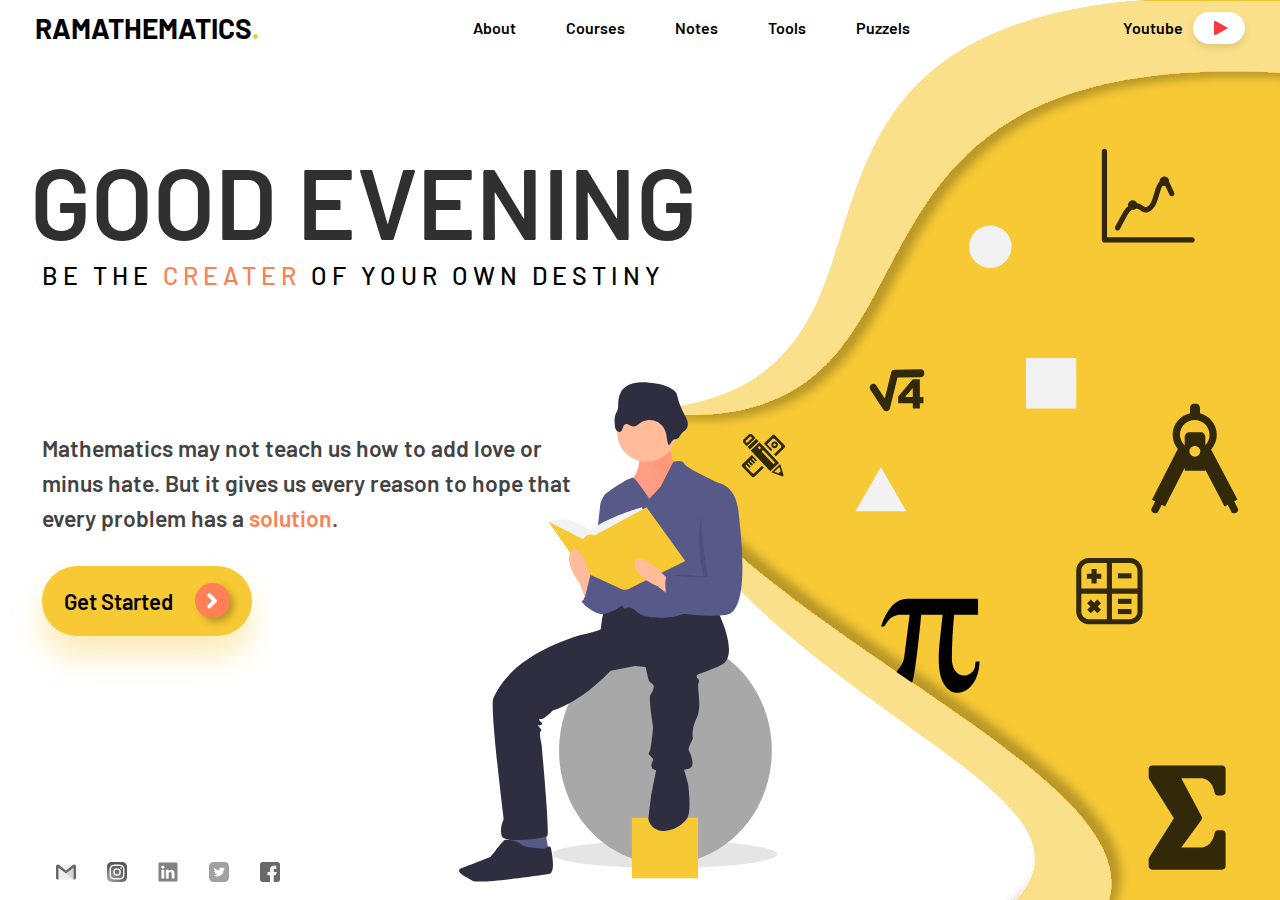
<file: index.html>
<!DOCTYPE html>
<html lang="en">
	<head>
		<meta charset="UTF-8" />
		<meta http-equiv="X-UA-Compatible" content="IE=edge" />
		<meta name="viewport" content="width=device-width, initial-scale=1.0" />
		<meta name="theme-color" content="#f7c935" />
		<link rel="stylesheet" href="css/navigation.css" />
		<link rel="stylesheet" href="css/style.css" />
		<link rel="icon" href="img/favicon.svg" type="image/x-icon" />
		<title>Ramathematics</title>
	</head>
	<body>
		<nav>
			<input type="checkbox" name="side-menu" id="side" />
			<label for="side" class="menu-btn" onclick="changeImage()"
				><img src="img/plus.svg" id="playbutton" alt="Play"
			/></label>

			<div class="logo">
				<a href="index.html"
					><span class="hover-me">RAM</span>ATHEMATICS<span
						style="color: #f7c935"
						>.</span
					>
				</a>
			</div>

			<div class="menu">
				<ul>
					<li><a href="about.html">About</a></li>
					<li><a href="courses.html">Courses</a></li>
					<li><a href="notes.html">Notes</a></li>
					<li><a href="#">Tools</a></li>
					<li><a href="#">Puzzels</a></li>
					<li id="menu-social">
						<a href="mailto: ramaths000@gmail.com"
							><img src="img/gmail.svg" height="16px" alt="Email"
						/></a>
						<a
							href="https://www.instagram.com/acharya_vijay_dwivedi_26_01/"
							target="_blank"
							><img src="img/instagram.svg" height="16px" alt="Instagram"
						/></a>
						<a
							href="https://www.linkedin.com/in/vijay-dwivedi-0b941a230/"
							target="_blank"
							><img src="img/linkedin.svg" height="16px" alt="Linkedin"
						/></a>
						<a href="https://twitter.com/AVijayand" target="_blank"
							><img src="img/twitter.svg" height="16px" alt="twitter"
						/></a>
						<a
							href="https://www.facebook.com/people/Pooja-Vijay/100069193790117/"
							target="_blank"
							><img src="img/facebook.svg" height="16px" alt="facebook"
						/></a>
					</li>
					<li class="copyright">Copyright &copy; 2022 All Rights Reserved</li>
				</ul>
			</div>

			<div class="yt">
				<a href="https://www.youtube.com/c/RAMATHEMATICS" target="_blank">
					<div class="yt-text">Youtube</div>
					<div class="yt-btn">
						<div class="arrow-right"></div>
					</div>
				</a>
			</div>
		</nav>
		<section class="bg">
			<img class="bg-img" src="img/background.svg" alt="Background" />
		</section>
		<div class="content">
			<div class="box-1">
				<div class="greet" id="greet-me"></div>
				<div class="tag-line">
					BE THE
					<a
						title="Created by Yash Thakur"
						href="https://github.com/Yash15o2"
						target="_blank"
						style="color: #ff7f56; text-decoration: none"
						>CREATER</a
					>
					OF YOUR OWN DESTINY
				</div>
			</div>
			<div class="box-2">
				<div class="quote">
					Mathematics may not teach us how to add love or minus hate. But it
					gives us every reason to hope that every problem has a
					<span style="color: #ff7f56">solution</span>.
				</div>
				<button
					class="start-btn"
					type="button"
					onclick="window.location.href = 'courses.html';"
				>
					<div class="btn-text">Get Started</div>
					<div class="arrow"><img src="img/arrow.svg" alt="Start" /></div>
				</button>
			</div>

			<div class="social-container">
				<div class="social">
					<a href="mailto: ramaths000@gmail.com"
						><img src="img/gmail.svg" height="20px" alt="Email"
					/></a>
					<a
						href="https://www.instagram.com/acharya_vijay_dwivedi_26_01/"
						target="_blank"
						><img src="img/instagram.svg" height="20px" alt="Instagram"
					/></a>
					<a
						href="https://www.linkedin.com/in/vijay-dwivedi-0b941a230/"
						target="_blank"
						><img src="img/linkedin.svg" height="20px" alt="Linkdin"
					/></a>
					<a href="https://twitter.com/AVijayand" target="_blank"
						><img src="img/twitter.svg" height="20px" alt="twitter"
					/></a>
					<a
						href="https://www.facebook.com/people/Pooja-Vijay/100069193790117/"
						target="_blank"
						><img src="img/facebook.svg" height="20px" alt="facebook"
					/></a>
				</div>
			</div>
		</div>
		<script type="text/javascript" src="js/script.js"></script>
	</body>
</html>
</file>
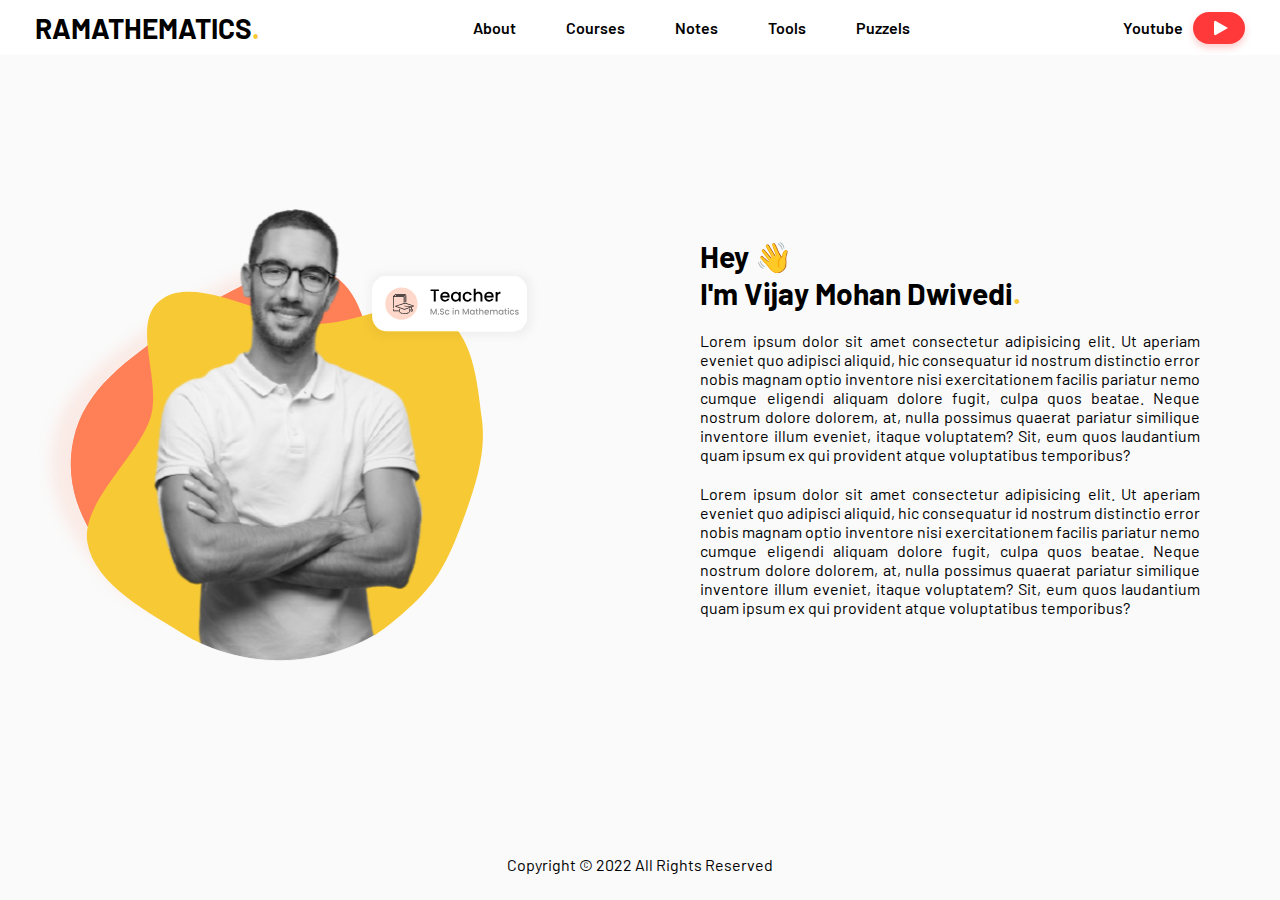
<file: about.html>
<!DOCTYPE html>
<html lang="en">
	<head>
		<meta charset="UTF-8" />
		<meta http-equiv="X-UA-Compatible" content="IE=edge" />
		<meta name="viewport" content="width=device-width, initial-scale=1.0" />
		<meta name="theme-color" content="#f7c935" />

		<link rel="stylesheet" href="css/navigation.css" />
		<link rel="stylesheet" href="css/style.css" />
		<link rel="stylesheet" href="css/sameNav.css" />
		<link rel="stylesheet" href="css/about.css" />
		<link rel="icon" href="img/favicon.svg" type="image/x-icon" />
		<title>About | Ramathematics</title>
	</head>
	<body>
		<nav>
			<input type="checkbox" name="side-menu" id="side" />
			<label for="side" class="menu-btn" onclick="changeImage()"
				><img src="img/plus.svg" id="playbutton" alt=""
			/></label>

			<div class="logo">
				<a href="index.html"
					>RAMATHEMATICS<span style="color: #f7c935">.</span>
				</a>
			</div>

			<div class="menu">
				<ul>
					<li><a href="about.html">About</a></li>
					<li><a href="courses.html">Courses</a></li>
					<li><a href="notes.html">Notes</a></li>
					<li><a href="#">Tools</a></li>
					<li><a href="#">Puzzels</a></li>
					<li id="menu-social">
						<a href="mailto: ramaths000@gmail.com"
							><img src="img/gmail.svg" height="24px" alt=""
						/></a>
						<a href="#"><img src="img/instagram.svg" height="24px" alt="" /></a>
						<a href="#"><img src="img/linkedin.svg" height="24px" alt="" /></a>
					</li>
					<li class="copyright">
						<p>Copyright &copy; 2022 All Rights Reserved</p>
					</li>
				</ul>
			</div>

			<div class="yt">
				<a href="https://www.youtube.com/c/RAMATHEMATICS" target="_blank">
					<div class="yt-text">Youtube</div>
					<div class="yt-btn">
						<div class="arrow-right"></div>
					</div>
				</a>
			</div>
		</nav>
		<section class="me-container">
			<div class="pic-container">
				<img src="img/sir-pic.svg" alt="" />
			</div>
			<div class="moto-container">
				<div class="para">
					<div class="me-heading">
						Hey &#128075;<br />I'm Vijay Mohan Dwivedi<span
							style="color: #f7c935"
							>.</span
						>
					</div>
					<div class="moto-para">
						Lorem ipsum dolor sit amet consectetur adipisicing elit. Ut aperiam
						eveniet quo adipisci aliquid, hic consequatur id nostrum distinctio
						error nobis magnam optio inventore nisi exercitationem facilis
						pariatur nemo cumque eligendi aliquam dolore fugit, culpa quos
						beatae. Neque nostrum dolore dolorem, at, nulla possimus quaerat
						pariatur similique inventore illum eveniet, itaque voluptatem? Sit,
						eum quos laudantium quam ipsum ex qui provident atque voluptatibus
						temporibus?
					</div>

					<div class="moto-para">
						Lorem ipsum dolor sit amet consectetur adipisicing elit. Ut aperiam
						eveniet quo adipisci aliquid, hic consequatur id nostrum distinctio
						error nobis magnam optio inventore nisi exercitationem facilis
						pariatur nemo cumque eligendi aliquam dolore fugit, culpa quos
						beatae. Neque nostrum dolore dolorem, at, nulla possimus quaerat
						pariatur similique inventore illum eveniet, itaque voluptatem? Sit,
						eum quos laudantium quam ipsum ex qui provident atque voluptatibus
						temporibus?
					</div>
				</div>
			</div>
		</section>
		<div class="copyright">
			<p>Copyright &copy; 2022 All Rights Reserved</p>
		</div>
		<script type="text/javascript" src="js/script.js"></script>
	</body>
</html>
</file>
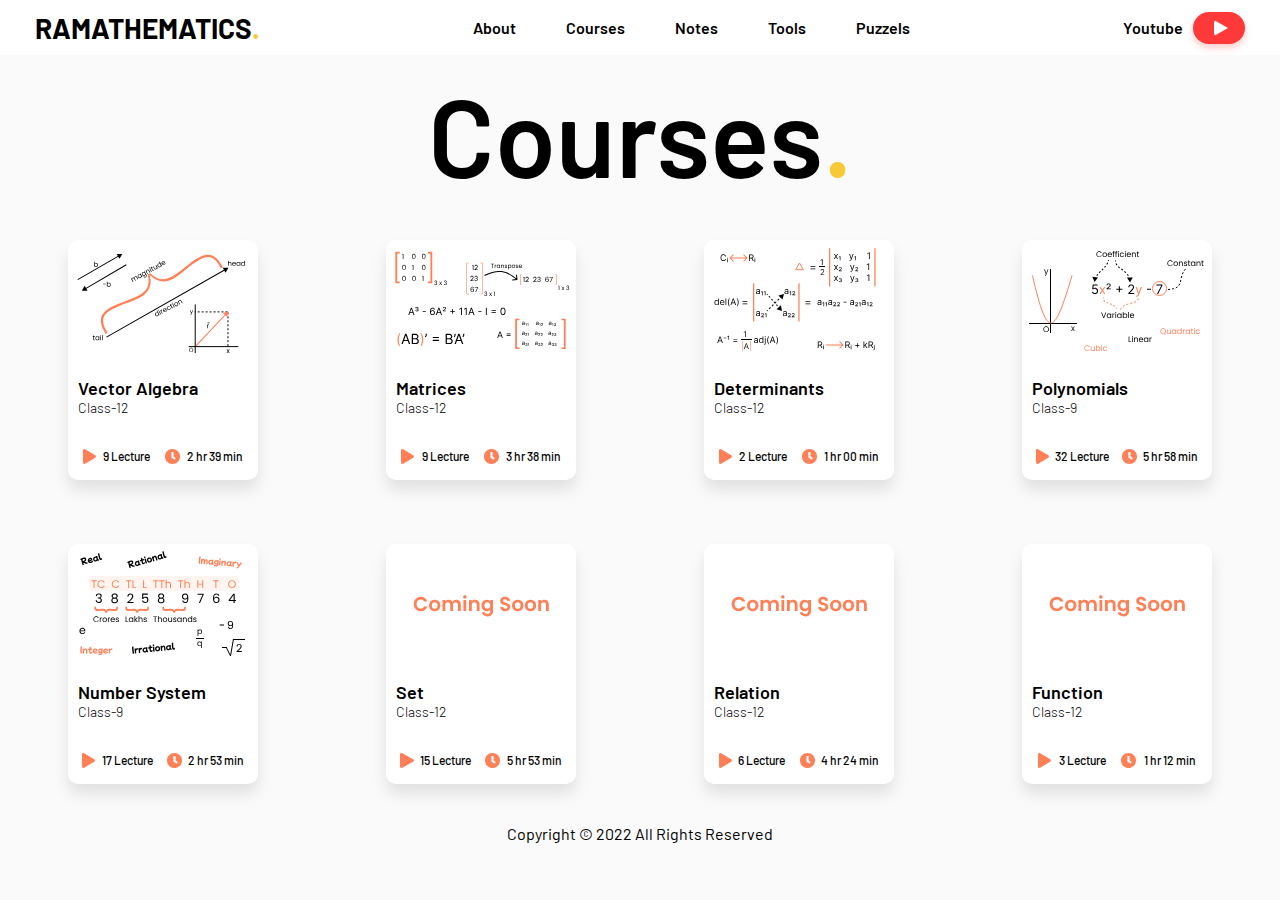
<file: courses.html>
<!DOCTYPE html>
<html lang="en">
	<head>
		<meta charset="UTF-8" />
		<meta http-equiv="X-UA-Compatible" content="IE=edge" />
		<meta name="viewport" content="width=device-width, initial-scale=1.0" />
		<meta name="theme-color" content="#f7c935" />
		<link rel="stylesheet" href="css/scroll.css" />
		<link rel="stylesheet" href="css/navigation.css" />
		<link rel="stylesheet" href="css/style.css" />
		<link rel="stylesheet" href="css/sameNav.css" />
		<link rel="stylesheet" href="css/courses.css" />
		<link rel="icon" href="img/favicon.svg" type="image/x-icon" />
		<title>Courses | Ramathematics</title>
	</head>
	<body>
		<button type="button" id="btn-back-to-top">
			<img src="img/arrow.svg" alt="Top" />
		</button>

		<nav>
			<input type="checkbox" name="side-menu" id="side" />
			<label for="side" class="menu-btn" onclick="changeImage()"
				><img src="img/plus.svg" id="playbutton" alt="Menu"
			/></label>

			<div class="logo">
				<a href="index.html"
					>RAMATHEMATICS<span style="color: #f7c935">.</span>
				</a>
			</div>

			<div class="menu">
				<ul>
					<li><a href="about.html">About</a></li>
					<li><a href="courses.html">Courses</a></li>
					<li><a href="notes.html">Notes</a></li>
					<li><a href="#">Tools</a></li>
					<li><a href="#">Puzzels</a></li>
					<li id="menu-social">
						<a href="mailto: ramaths000@gmail.com"
							><img src="img/gmail.svg" height="24px" alt=""
						/></a>
						<a href="#"><img src="img/instagram.svg" height="24px" alt="" /></a>
						<a href="#"><img src="img/linkedin.svg" height="24px" alt="" /></a>
					</li>
					<li class="copyright">Copyright &copy; 2022 All Rights Reserved</li>
				</ul>
			</div>

			<div class="yt">
				<a href="https://www.youtube.com/c/RAMATHEMATICS" target="_blank">
					<div class="yt-text">Youtube</div>
					<div class="yt-btn">
						<div class="arrow-right"></div>
					</div>
				</a>
			</div>
		</nav>
		<section class="heading">
			Courses<span style="color: #f7c935">.</span>
		</section>

		<section class="card-container">
			<div class="card">
				<div
					class="main-card"
					onclick="location.href='https://www.youtube.com/watch?v=4eL-plYMGyU&list=PLIYUJu3IUpqIKIKeubzONgVMyJ24zkR5Y';"
				>
					<!-- <div class="banner"></div> -->
					<img src="img/vector-banner.svg" class="banner" alt="" />
					<div class="detail">
						<div class="card-title">
							<div class="name">Vector Algebra</div>
							<div class="class">Class-12</div>
						</div>
						<div class="card-mis">
							<img src="img/lesson.svg" height="15px" alt="" />
							<div class="lesson">9 Lecture</div>
							<img src="img/clock.svg" height="15px" alt="" />
							<div class="hour">2 hr 39 min</div>
						</div>
					</div>
				</div>
			</div>
			<div class="card">
				<div
					class="main-card"
					onclick="location.href='https://www.youtube.com/watch?v=n7unBWy8ut4&list=PLIYUJu3IUpqIKqMrDLLghQKpZrXX1-xka';"
				>
					<!-- <div class="banner"></div> -->
					<img src="img/martics-banner.svg" class="banner" alt="" />
					<div class="detail">
						<div class="card-title">
							<div class="name">Matrices</div>
							<div class="class">Class-12</div>
						</div>
						<div class="card-mis">
							<img src="img/lesson.svg" height="15px" alt="" />
							<div class="lesson">9 Lecture</div>
							<img src="img/clock.svg" height="15px" alt="" />
							<div class="hour">3 hr 38 min</div>
						</div>
					</div>
				</div>
			</div>
			<div class="card">
				<div
					class="main-card"
					onclick="location.href='https://www.youtube.com/watch?v=sd7yqQqaPUE&list=PLIYUJu3IUpqKcdW6RSZi4dYTANDYmo4CS';"
				>
					<!-- <div class="banner"></div> -->
					<img src="img/determinant-bannerr.svg" alt="" class="banner" />
					<div class="detail">
						<div class="card-title">
							<div class="name">Determinants</div>
							<div class="class">Class-12</div>
						</div>
						<div class="card-mis">
							<img src="img/lesson.svg" height="15px" alt="" />
							<div class="lesson">2 Lecture</div>
							<img src="img/clock.svg" height="15px" alt="" />
							<div class="hour">1 hr 00 min</div>
						</div>
					</div>
				</div>
			</div>
			<div class="card">
				<div class="main-card">
					<!-- <div class="banner"></div> -->
					<img src="img/polynomial-banner.svg" alt="" class="banner" />
					<div class="detail">
						<div class="card-title">
							<div class="name">Polynomials</div>
							<div class="class">Class-9</div>
						</div>
						<div class="card-mis">
							<img src="img/lesson.svg" height="15px" alt="" />
							<div class="lesson">32 Lecture</div>
							<img src="img/clock.svg" height="15px" alt="" />
							<div class="hour">5 hr 58 min</div>
						</div>
					</div>
				</div>
			</div>

			<div class="card">
				<div class="main-card">
					<!-- <div class="banner"></div> -->
					<img src="img/number-banner.svg" alt="" class="banner" />
					<div class="detail">
						<div class="card-title">
							<div class="name">Number System</div>
							<div class="class">Class-9</div>
						</div>
						<div class="card-mis">
							<img src="img/lesson.svg" height="15px" alt="" />
							<div class="lesson">17 Lecture</div>
							<img src="img/clock.svg" height="15px" alt="" />
							<div class="hour">2 hr 53 min</div>
						</div>
					</div>
				</div>
			</div>

			<div class="card">
				<div class="main-card" style="cursor: not-allowed">
					<!-- <div class="banner"></div> -->
					<img src="img/Coming.svg" alt="" class="banner" />
					<div class="detail">
						<div class="card-title">
							<div class="name">Set</div>
							<div class="class">Class-12</div>
						</div>
						<div class="card-mis">
							<img src="img/lesson.svg" height="15px" alt="" />
							<div class="lesson">15 Lecture</div>
							<img src="img/clock.svg" height="15px" alt="" />
							<div class="hour">5 hr 53 min</div>
						</div>
					</div>
				</div>
			</div>

			<div class="card">
				<div class="main-card" style="cursor: not-allowed">
					<!-- <div class="banner"></div> -->
					<img src="img/Coming.svg" alt="" class="banner" />
					<div class="detail">
						<div class="card-title">
							<div class="name">Relation</div>
							<div class="class">Class-12</div>
						</div>
						<div class="card-mis">
							<img src="img/lesson.svg" height="15px" alt="" />
							<div class="lesson">6 Lecture</div>
							<img src="img/clock.svg" height="15px" alt="" />
							<div class="hour">4 hr 24 min</div>
						</div>
					</div>
				</div>
			</div>

			<div class="card">
				<div class="main-card" style="cursor: not-allowed">
					<!-- <div class="banner"></div> -->
					<img src="img/Coming.svg" alt="" class="banner" />
					<div class="detail">
						<div class="card-title">
							<div class="name">Function</div>
							<div class="class">Class-12</div>
						</div>
						<div class="card-mis">
							<img src="img/lesson.svg" height="15px" alt="" />
							<div class="lesson">3 Lecture</div>
							<img src="img/clock.svg" height="15px" alt="" />
							<div class="hour">1 hr 12 min</div>
						</div>
					</div>
				</div>
			</div>
		</section>
		<div class="copyright">
			<p>Copyright &copy; 2022 All Rights Reserved</p>
		</div>
		<script type="text/javascript" src="js/script.js"></script>
		<script type="text/javascript" src="js/scrollTop.js"></script>
	</body>
</html>
</file>
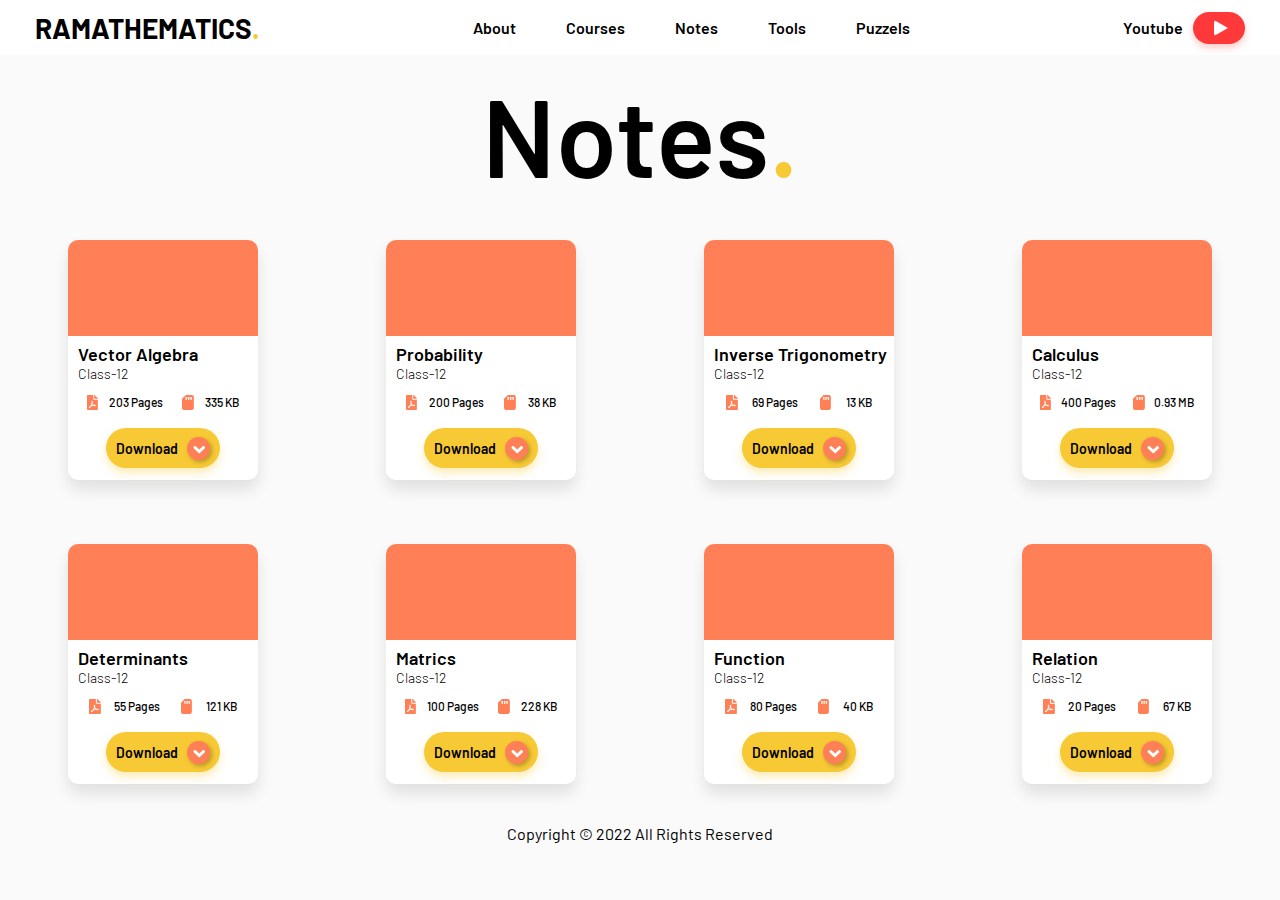
<file: notes.html>
<!DOCTYPE html>
<html lang="en">
	<head>
		<meta charset="UTF-8" />
		<meta http-equiv="X-UA-Compatible" content="IE=edge" />
		<meta name="viewport" content="width=device-width, initial-scale=1.0" />
		<meta name="theme-color" content="#f7c935" />

		<link rel="stylesheet" href="css/scroll.css" />
		<link rel="stylesheet" href="css/navigation.css" />
		<link rel="stylesheet" href="css/style.css" />
		<link rel="stylesheet" href="css/sameNav.css" />
		<link rel="stylesheet" href="css/courses.css" />
		<link rel="stylesheet" href="css/notes.css" />
		<link rel="icon" href="img/favicon.svg" type="image/x-icon" />

		<title>Notes | Ramathematics</title>
	</head>
	<body>
		<button type="button" id="btn-back-to-top">
			<img src="img/arrow.svg" alt="" />
		</button>
		<nav>
			<input type="checkbox" name="side-menu" id="side" />
			<label for="side" class="menu-btn" onclick="changeImage()"
				><img src="img/plus.svg" id="playbutton" alt=""
			/></label>

			<div class="logo">
				<a href="index.html"
					>RAMATHEMATICS<span style="color: #f7c935">.</span>
				</a>
			</div>

			<div class="menu">
				<ul>
					<li><a href="about.html">About</a></li>
					<li><a href="courses.html">Courses</a></li>
					<li><a href="notes.html">Notes</a></li>
					<li><a href="#">Tools</a></li>
					<li><a href="#">Puzzels</a></li>
					<li id="menu-social">
						<a href="mailto: ramaths000@gmail.com"
							><img src="img/gmail.svg" height="24px" alt=""
						/></a>
						<a href="#"><img src="img/instagram.svg" height="24px" alt="" /></a>
						<a href="#"><img src="img/linkedin.svg" height="24px" alt="" /></a>
					</li>
					<li class="copyright">
						<p>Copyright &copy; 2022 All Rights Reserved</p>
					</li>
				</ul>
			</div>

			<div class="yt">
				<a href="https://www.youtube.com/c/RAMATHEMATICS" target="_blank">
					<div class="yt-text">Youtube</div>
					<div class="yt-btn">
						<div class="arrow-right"></div>
					</div>
				</a>
			</div>
		</nav>

		<section class="heading">
			Notes<span style="color: #f7c935">.</span>
		</section>

		<section class="card-container">
			<div class="card">
				<div class="main-card">
					<div class="banner"></div>
					<div class="detail">
						<div class="card-title">
							<div class="name">Vector Algebra</div>
							<div class="class">Class-12</div>
						</div>
						<div class="card-mis">
							<img src="img/file.svg" height="15px" alt="" />
							<div class="lesson">203 Pages</div>
							<img src="img/memory.svg" height="15px" alt="" />
							<div class="hour">335 KB</div>
						</div>
						<div class="btn">
							<button
								type="button"
								class="dl-btn"
								onclick="window.location.href = '';"
							>
								<div class="btn-text">Download</div>
								<div class="btn-cir">
									<img src="img/arrow.svg" height="12px" alt="" />
								</div>
							</button>
						</div>
					</div>
				</div>
			</div>
			<div class="card">
				<div class="main-card">
					<div class="banner"></div>
					<div class="detail">
						<div class="card-title">
							<div class="name">Probability</div>
							<div class="class">Class-12</div>
						</div>
						<div class="card-mis">
							<img src="img/file.svg" height="15px" alt="" />
							<div class="lesson">200 Pages</div>
							<img src="img/memory.svg" height="15px" alt="" />
							<div class="hour">38 KB</div>
						</div>
						<div class="btn">
							<button
								type="button"
								class="dl-btn"
								onclick="window.location.href = '';"
							>
								<div class="btn-text">Download</div>
								<div class="btn-cir">
									<img src="img/arrow.svg" height="12px" alt="" />
								</div>
							</button>
						</div>
					</div>
				</div>
			</div>
			<div class="card">
				<div class="main-card">
					<div class="banner"></div>
					<div class="detail">
						<div class="card-title">
							<div class="name">Inverse Trigonometry</div>
							<div class="class">Class-12</div>
						</div>
						<div class="card-mis">
							<img src="img/file.svg" height="15px" alt="" />
							<div class="lesson">69 Pages</div>
							<img src="img/memory.svg" height="15px" alt="" />
							<div class="hour">13 KB</div>
						</div>
						<div class="btn">
							<button
								type="button"
								class="dl-btn"
								onclick="window.location.href = '';"
							>
								<div class="btn-text">Download</div>
								<div class="btn-cir">
									<img src="img/arrow.svg" height="12px" alt="" />
								</div>
							</button>
						</div>
					</div>
				</div>
			</div>
			<div class="card">
				<div class="main-card">
					<div class="banner"></div>
					<div class="detail">
						<div class="card-title">
							<div class="name">Calculus</div>
							<div class="class">Class-12</div>
						</div>
						<div class="card-mis">
							<img src="img/file.svg" height="15px" alt="" />
							<div class="lesson">400 Pages</div>
							<img src="img/memory.svg" height="15px" alt="" />
							<div class="hour">0.93 MB</div>
						</div>
						<div class="btn">
							<button
								type="button"
								class="dl-btn"
								onclick="window.location.href = '';"
							>
								<div class="btn-text">Download</div>
								<div class="btn-cir">
									<img src="img/arrow.svg" height="12px" alt="" />
								</div>
							</button>
						</div>
					</div>
				</div>
			</div>

			<div class="card">
				<div class="main-card">
					<div class="banner"></div>
					<div class="detail">
						<div class="card-title">
							<div class="name">Determinants</div>
							<div class="class">Class-12</div>
						</div>
						<div class="card-mis">
							<img src="img/file.svg" height="15px" alt="" />
							<div class="lesson">55 Pages</div>
							<img src="img/memory.svg" height="15px" alt="" />
							<div class="hour">121 KB</div>
						</div>
						<div class="btn">
							<button
								type="button"
								class="dl-btn"
								onclick="window.location.href = '';"
							>
								<div class="btn-text">Download</div>
								<div class="btn-cir">
									<img src="img/arrow.svg" height="12px" alt="" />
								</div>
							</button>
						</div>
					</div>
				</div>
			</div>

			<div class="card">
				<div class="main-card">
					<div class="banner"></div>
					<div class="detail">
						<div class="card-title">
							<div class="name">Matrics</div>
							<div class="class">Class-12</div>
						</div>
						<div class="card-mis">
							<img src="img/file.svg" height="15px" alt="" />
							<div class="lesson">100 Pages</div>
							<img src="img/memory.svg" height="15px" alt="" />
							<div class="hour">228 KB</div>
						</div>
						<div class="btn">
							<button
								type="button"
								class="dl-btn"
								onclick="window.location.href = '';"
							>
								<div class="btn-text">Download</div>
								<div class="btn-cir">
									<img src="img/arrow.svg" height="12px" alt="" />
								</div>
							</button>
						</div>
					</div>
				</div>
			</div>

			<div class="card">
				<div class="main-card">
					<div class="banner"></div>
					<div class="detail">
						<div class="card-title">
							<div class="name">Function</div>
							<div class="class">Class-12</div>
						</div>
						<div class="card-mis">
							<img src="img/file.svg" height="15px" alt="" />
							<div class="lesson">80 Pages</div>
							<img src="img/memory.svg" height="15px" alt="" />
							<div class="hour">40 KB</div>
						</div>
						<div class="btn">
							<button
								type="button"
								class="dl-btn"
								onclick="window.location.href = '';"
							>
								<div class="btn-text">Download</div>
								<div class="btn-cir">
									<img src="img/arrow.svg" height="12px" alt="" />
								</div>
							</button>
						</div>
					</div>
				</div>
			</div>

			<div class="card">
				<div class="main-card">
					<div class="banner"></div>
					<div class="detail">
						<div class="card-title">
							<div class="name">Relation</div>
							<div class="class">Class-12</div>
						</div>
						<div class="card-mis">
							<img src="img/file.svg" height="15px" alt="" />
							<div class="lesson">20 Pages</div>
							<img src="img/memory.svg" height="15px" alt="" />
							<div class="hour">67 KB</div>
						</div>
						<div class="btn">
							<button
								type="button"
								class="dl-btn"
								onclick="window.location.href = '';"
							>
								<div class="btn-text">Download</div>
								<div class="btn-cir">
									<img src="img/arrow.svg" height="12px" alt="" />
								</div>
							</button>
						</div>
					</div>
				</div>
			</div>
		</section>
		<div class="copyright">
			<p>Copyright &copy; 2022 All Rights Reserved</p>
		</div>
		<script type="text/javascript" src="js/script.js"></script>
		<script type="text/javascript" src="js/scrollTop.js"></script>
	</body>
</html>
</file>
<file: css/navigation.css>
@import url('https://fonts.googleapis.com/css2?family=Barlow:ital,wght@0,100;0,200;0,300;0,400;0,500;0,600;0,700;0,800;0,900;1,100;1,200;1,300;1,400;1,500;1,600;1,700;1,800;1,900&display=swap');

nav {
	height: 55px;
	width: 100vw;
	position: absolute;
	z-index: 3;
	display: flex;
	align-items: center;
	justify-content: space-between;
	/* border: 1px solid red; */
}

.menu-btn {
	display: none;
}

.menu-btn img {
	height: 22px;
	width: 22px;
}

#side {
	display: none;
}

.logo {
	display: flex;
	align-items: center;
	justify-content: center;
	/* border: 1px solid black; */
}

.logo a {
	font-size: 28px;
	font-weight: 700;
	text-decoration: none;
	color: #000;
	margin-left: 35px;
}

.menu ul {
	list-style: none;
	text-align: center;
}

li {
	float: left;
}

li a {
	margin: 0 25px 0 25px;
	color: #000;
	text-decoration: none;
	font-weight: 600;
	font-size: 16px;
}
/* Hover effect in menu */
li {
	display: table-cell;
	position: relative;
	padding: 15px 0;
}

ul li a:after {
	background: none repeat scroll 0 0 transparent;
	bottom: 10px;
	content: '';
	height: 3px;
	left: 50%;
	position: absolute;
	background: #f7c935;
	transition: width 0.3s ease 0s, left 0.3s ease 0s;
	width: 0;
	border-radius: 50px;
}

a:hover:after {
	width: 100%;
	left: 0;
}
/* Effect end here */

.yt a {
	display: flex;
	align-items: center;
	justify-content: center;
	text-decoration: none;
	margin-right: 35px;
}

.yt-text {
	font-weight: 600;
	font-size: 16px;
	color: #000;
}

.yt-btn {
	height: 32px;
	width: 52px;
	border-radius: 40px;
	background-color: #fff;
	display: flex;
	align-items: center;
	justify-content: center;
	margin-left: 10px;
	box-shadow: 0 4px 7px rgba(0, 0, 0, 0.1);
}

.arrow-right {
	width: 0;
	height: 0;
	border-top: 8px solid transparent;
	border-bottom: 8px solid transparent;
	border-left: 14px solid #ff3939;
	border-radius: 3px;
	margin-left: 4px;
}

@media screen and (max-width: 1000px) {
	.yt-text {
		display: none;
	}
	.yt-btn {
		background-color: #ff3939;
		box-shadow: 0 4px 7px rgba(255, 57, 57, 0.25);
	}
	.arrow-right {
		border-top: 8px solid transparent;
		border-bottom: 8px solid transparent;
		border-left: 14px solid #fff;
	}
	li a {
		margin: 0 20px 0 20px;
		font-weight: 600;
		font-size: 16px;
	}
}

@media screen and (max-width: 900px) {
	.logo a {
		margin-left: 100px;
	}
	.menu-btn {
		display: flex;
		align-items: center;
		justify-content: center;
		height: 35px;
		width: 35px;
		border-radius: 50%;
		background-color: #f7c935;
		margin-left: 30px;
		/* margin-top: 10px; */
		box-shadow: 0 6px 7px rgba(247, 201, 53, 0.25);
	}
	.menu ul {
		position: fixed;
		width: 100%;
		height: 100vh;
		background: #f7c935;
		top: 55px;
		left: -100%;
		display: flex;
		flex-direction: column;
		align-items: center;
		justify-content: flex-start;
		transition: all 0.5s;
		z-index: 10;
	}
	nav ul li {
		margin: 35px 0 0 0;
		line-height: 3px;
	}
	nav ul li a {
		font-size: 20px;
	}
	#side:checked ~ .menu ul {
		left: 0;
	}
	ul li a:after {
		content: none;
	}
}

@media screen and (max-width: 600px) {
	.logo a {
		margin-left: 50px;
		font-size: 25px;
	}
	.yt-btn {
		height: 30px;
		width: 45px;
		/* border-radius: 40px; */
	}
	.arrow-right {
		border-top: 7px solid transparent;
		border-bottom: 7px solid transparent;
		border-left: 12px solid #fff;
		border-radius: 3px;
		margin-left: 4px;
	}
	.menu-btn {
		height: 32px;
		width: 32px;
		box-shadow: 0 6px 7px rgba(247, 201, 53, 0.25);
	}
	.menu-btn img {
		height: 18px;
		width: 18px;
	}
}

@media screen and (max-width: 400px) {
	.logo a {
		margin-left: 35px;
		font-size: 22px;
		font-weight: 700;
	}

	.yt-btn {
		height: 25px;
		width: 40px;
	}

	.arrow-right {
		border-top: 6px solid transparent;
		border-bottom: 6px solid transparent;
		border-left: 10px solid #fff;
	}
	.menu-btn {
		height: 28px;
		width: 28px;
	}
	.menu-btn img {
		height: 15px;
		width: 15px;
	}
	nav ul li a {
		font-size: 18px;
	}
}

@media screen and (max-width: 350px) {
	.menu-btn {
		margin-left: 18px;
		height: 25px;
		width: 25px;
	}
	.yt-btn {
		height: 22px;
		width: 35px;
	}

	.arrow-right {
		border-top: 5px solid transparent;
		border-bottom: 5px solid transparent;
		border-left: 8px solid #fff;
		margin-left: 2px;
	}
	.logo a {
		margin-left: 14px;
		font-size: 20px;
	}
	nav ul li a {
		font-size: 15px;
	}
}

@media screen and (max-width: 300px) {
	.menu-btn {
		/* margin-left: 18px; */
		height: 22px;
		width: 22px;
	}
	.yt-btn {
		height: 20px;
		width: 30px;
	}

	.arrow-right {
		border-top: 5px solid transparent;
		border-bottom: 5px solid transparent;
		border-left: 8px solid #fff;
	}
	.logo a {
		margin-left: 12px;
		font-size: 16px;
	}
	.menu-btn img {
		height: 12px;
		width: 12px;
	}
}
</file>
<file: css/style.css>
@import url('https://fonts.googleapis.com/css2?family=Barlow:ital,wght@0,100;0,200;0,300;0,400;0,500;0,600;0,700;0,800;0,900;1,100;1,200;1,300;1,400;1,500;1,600;1,700;1,800;1,900&display=swap');

* {
	margin: 0;
	padding: 0;
	font-family: 'Barlow', sans-serif;
}

.hover-me:hover {
	color: #ff7f56;
	/* transition: 0.5s; */
}

.bg {
	height: 100vh;
	width: 100vw;
	display: flex;
	justify-content: flex-end;
	position: absolute;
	/* border: 1px solid red; */
}

.content {
	height: 100vh;
	width: 100vw;
	display: flex;
	flex-direction: column;
	overflow-x: visible;
	z-index: 2;
	position: relative;
	/* border: 1px solid red; */
}
.social-container {
	/* border: 1px solid black; */
	height: 40px;
	width: 100vw;
	display: flex;
	align-items: flex-start;
}

.social {
	margin-left: 40px;
	display: flex;
	justify-content: space-around;
	width: 20vw;
	/* border: 1px solid black; */
}
.social img {
	filter: grayscale(100%);
	transition: 0.2s;
}

.social img:hover {
	filter: grayscale(0);
}

li.copyright {
	display: none;
}

.box-1 {
	height: 50vh;
	display: flex;
	flex-direction: column;
	justify-content: center;
	overflow-x: visible;
	padding-left: 30px;
}

.greet {
	font-size: 130px;
	font-weight: 600;
	color: #303030;
}

.tag-line {
	font-size: 27px;
	font-weight: 500;
	letter-spacing: 8px;
	margin-left: 12px;
}

.box-2 {
	height: 50vh;
	padding-left: 30px;
	display: flex;
	flex-direction: column;
	overflow-x: visible;
	/* border: 1px solid b2lack; */
}

.quote {
	width: 550px;
	font-size: 23px;
	font-weight: 600;
	line-height: 35px;
	color: #444344;
	margin-left: 12px;
}

.start-btn {
	width: 210px;
	height: 70px;
	margin-top: 30px;
	background-color: #f7c935;
	border-radius: 40px;
	border: none;
	box-shadow: 0 20px 30px rgba(247, 201, 53, 0.35);
	cursor: pointer;
	display: flex;
	align-items: center;
	justify-content: space-evenly;
	margin-left: 12px;
}

.btn-text {
	font-size: 22px;
	font-weight: 600;
}

.arrow {
	height: 35px;
	width: 35px;
	border-radius: 50%;
	background-color: #ff7f56;
	box-shadow: 4px 4px 7px rgba(0, 0, 0, 0.25);
	display: flex;
	align-items: center;
	justify-content: center;
}

.arrow img {
	width: 11px;
	height: 16px;
	/* transition: all 1s ease-in-out; */
	animation: 0.9s ani ease-in-out infinite;
}

@keyframes ani {
	0%,
	5%,
	95%,
	100% {
		left: 0%;
		transform: translate(25%, 0);
	}
	45%,
	55% {
		left: 100%;
		transform: translate(0, 0);
	}
}

#menu-social {
	display: none;
}

@media screen and (max-width: 1300px) {
	.greet {
		font-size: 100px;
	}
	.tag-line {
		font-size: 25px;
		letter-spacing: 5px;
	}
}

@media screen and (max-width: 1150px) {
	.greet {
		font-size: 90px;
	}
}

@media screen and (max-width: 1100px) {
	.greet {
		font-size: 80px;
	}
	.quote {
		width: 500px;
		font-size: 20px;
		font-weight: 600;
		line-height: 35px;
	}
	.tag-line {
		font-size: 20px;
		letter-spacing: 4px;
	}
}

@media screen and (max-width: 1000px) {
	.bg {
		align-items: flex-end;
	}
	.bg-img {
		height: 90vh;
	}
	.quote {
		font-size: 18px;
		width: 450px;
	}
	.start-btn {
		width: 185px;
		height: 60px;
	}
	.arrow {
		height: 30px;
		width: 30px;
	}
	.btn-text {
		font-size: 20px;
	}
}

@media screen and (max-width: 900px) {
	.bg-img {
		height: 75vh;
	}
	.social {
		width: 30vw;
	}
	li.copyright {
		display: block;
		bottom: 0;
		font-size: 10px;
	}
}

@media screen and (max-width: 800px) {
	.bg-img {
		height: 65vh;
	}
}

@media screen and (max-width: 700px) {
	.bg-img {
		height: 55vh;
	}
	.greet {
		font-size: 65px;
	}
	.box-1 {
		height: 40vh;
	}
	.social-container {
		align-items: flex-end;
	}
	.tag-line {
		font-size: 16px;
		letter-spacing: 3px;
	}
}

@media screen and (max-width: 600px) {
	.greet {
		font-size: 55px;
	}
	.box-1 {
		padding-top: 30px;
		height: 30vh;
	}

	.quote {
		margin-left: 5px;
	}
	.start-btn {
		width: 130px;
		height: 42px;
		margin-left: 5px;
		box-shadow: 0 10px 20px rgba(247, 201, 53, 0.35);
	}
	.arrow {
		height: 25px;
		width: 25px;
		box-shadow: 2px 2px 4px rgba(0, 0, 0, 0.25);
	}
	.arrow img {
		width: 8px;
		height: 12px;
	}
	.btn-text {
		font-size: 14px;
	}
	.social-container {
		margin-top: 40px;
	}
	.social {
		width: 30vw;
	}
	.tag-line {
		font-size: 14px;
		letter-spacing: 2px;
		margin-left: 5px;
	}
}

@media screen and (max-width: 500px) {
	.box-1 {
		height: 25vh;
	}
	.greet {
		font-size: 10vw;
	}
	.quote {
		font-size: 15px;
		line-height: 28px;
		width: 300px;
	}
	.start-btn {
		margin-top: 20px;
	}
	.social-container {
		display: none;
	}

	#menu-social {
		display: flex;
		justify-content: space-evenly;
		/* border: 1px solid black; */
		width: 250px;
		/* overflow: auto; */
	}
	.tag-line {
		font-size: 12px;
		letter-spacing: 1px;
	}
}

@media screen and (max-width: 350px) {
	.box-1 {
		height: 25vh;
	}
	.box-1,
	.box-2 {
		padding-left: 18px;
	}
	.greet {
		font-size: 10vw;
	}
	.quote {
		line-height: 25px;
		width: 290px;
	}
	.start-btn {
		width: 115px;
		height: 38px;
	}
	.arrow {
		height: 20px;
		width: 20px;
	}
	.arrow img {
		width: 5px;
		height: 9px;
	}
	.btn-text {
		font-size: 12px;
	}
	.tag-line {
		font-size: 10px;
		letter-spacing: 1px;
	}
}

@media screen and (max-width: 330px) {
	.bg-img {
		height: 100vw;
	}
	.quote {
		line-height: 25px;
		width: 85vw;
	}
	.greet {
		font-size: 11vw;
	}
	.box-1,
	.box-2 {
		padding-left: 15px;
	}
	.tag-line {
		font-size: 9px;
		/* letter-spacing: normal; */
		margin-left: 5px;
	}
}

@media screen and (max-width: 250px) {
	.box-1,
	.box-2 {
		padding-left: 8px;
	}
}
</file>
<file: css/sameNav.css>
nav {
	/* border: 1px solid red; */
	background-color: #fff;
	position: fixed;
}
.yt-btn {
	background-color: #ff3939;
	box-shadow: 0 4px 7px rgba(255, 57, 57, 0.25);
}

.arrow-right {
	border-top: 8px solid transparent;
	border-bottom: 8px solid transparent;
	border-left: 14px solid #fff;
}

@media screen and (max-width: 600px) {
	.arrow-right {
		border-top: 7px solid transparent;
		border-bottom: 7px solid transparent;
		border-left: 12px solid #fff;
	}
}

@media screen and (max-width: 400px) {
	.arrow-right {
		border-top: 6px solid transparent;
		border-bottom: 6px solid transparent;
		border-left: 10px solid #fff;
	}
}

@media screen and (max-width: 350px) {
	.arrow-right {
		border-top: 5px solid transparent;
		border-bottom: 5px solid transparent;
		border-left: 8px solid #fff;
	}
}

@media screen and (max-width: 300px) {
	.arrow-right {
		border-top: 5px solid transparent;
		border-bottom: 5px solid transparent;
		border-left: 8px solid #fff;
	}
}
</file>
<file: css/about.css>
@import url('https://fonts.googleapis.com/css2?family=Barlow:ital,wght@0,100;0,200;0,300;0,400;0,500;0,600;0,700;0,800;0,900;1,100;1,200;1,300;1,400;1,500;1,600;1,700;1,800;1,900&display=swap');
body {
	/* border: 1px solid black; */
	height: 100vh;
	background-color: rgb(250, 250, 250);
}

li.copyright {
	display: none;
}

.me-container {
	width: 99vw;
	height: 95vh;
	/* border: 1px solid red; */
	display: flex;
	justify-content: space-evenly;
}

.pic-container {
	width: 50vw;
	/* border: 1px solid black; */
	display: flex;
	align-items: center;
	justify-content: center;
}

.pic-container img {
	height: 500px;
	/* border: 1px solid black; */
}

.moto-container {
	width: 50vw;
	/* border: 1px solid black; */
	display: flex;
	flex-direction: column;
	align-items: center;
	justify-content: center;
}

.me-heading {
	font-size: 30px;
	font-weight: 700;
}

.para {
	width: 500px;
	/* border: 1px solid blue; */
}

.moto-para {
	margin-top: 20px;
	text-align: justify;
}

div.copyright {
	/* border: 1px solid black; */
	margin: 0;
	display: flex;
	align-items: center;
	justify-content: center;
}
@media screen and (max-width: 1200px) {
	.pic-container img {
		height: 450px;
	}
	.para {
		width: 400px;
	}
	.me-heading {
		font-size: 25px;
	}
	.moto-para {
		font-size: 15px;
	}
}

@media screen and (max-width: 1000px) {
	.pic-container img {
		height: 400px;
	}
	.para {
		width: 350px;
	}
	.me-heading {
		font-size: 22px;
	}
	.moto-para {
		font-size: 13px;
	}
}

@media screen and (max-width: 900px) {
	.pic-container img {
		height: 350px;
	}
	.para {
		width: 350px;
	}
	.me-heading {
		font-size: 20px;
	}
	.moto-para {
		font-size: 12px;
	}
}

@media screen and (max-width: 800px) {
	.pic-container img {
		height: 300px;
	}
	.para {
		width: 300px;
	}
	.me-heading {
		font-size: 20px;
	}
	.moto-para {
		font-size: 10px;
	}
}

@media screen and (max-width: 700px) {
	.pic-container img {
		height: 250px;
	}
	.para {
		width: 250px;
	}
	.me-heading {
		font-size: 20px;
	}
	.moto-para {
		font-size: 9px;
	}
}

@media screen and (max-width: 600px) {
	.me-container {
		flex-direction: column;
		/* width: 100vw; */
		align-items: center;
		height: 100vh;
		/* justify-content: space-evenly; */
	}
	.me-heading {
		font-size: 22px;
	}
	.para {
		width: 400px;
	}
	.moto-para {
		font-size: 10px;
	}
	div.copyright {
		display: none;
	}
	li.copyright {
		display: block;
	}
}

@media screen and (max-width: 450px) {
	.para {
		width: 270px;
	}
	.me-container {
		margin-top: 20px;
		position: absolute;
		justify-content: center;
	}
}

@media screen and (max-width: 300px) {
	.pic-container img {
		height: 200px;
	}
	.me-heading {
		font-size: 22px;
	}
	.para {
		width: 230px;
	}
	.moto-para {
		font-size: 10px;
	}
}
</file>
<file: css/scroll.css>
/* width */
::-webkit-scrollbar {
	width: 6px;
}

/* Track */
::-webkit-scrollbar-track {
	background: #e1e1e1;
}

/* Handle */
::-webkit-scrollbar-thumb {
	background: #ff7f56;
}

/* Handle on hover */
::-webkit-scrollbar-thumb:hover {
	background: #555;
}

body {
	overflow-x: hidden;
}
</file>
<file: css/courses.css>
body {
	background-color: rgb(250, 250, 250);
}
#btn-back-to-top {
	position: fixed;
	height: 35px;
	width: 35px;
	background-color: #ff7f56;
	border-radius: 50%;
	border: none;
	bottom: 15px;
	right: 15px;
	display: none;
	box-shadow: 0 4px 4px rgba(255, 127, 86, 0.35);
	cursor: pointer;
}

#btn-back-to-top img {
	transform: rotate(-90deg);
}
/* End here */
.heading {
	width: 100vw;
	height: 200px;
	display: flex;
	align-items: flex-end;
	justify-content: center;
	font-size: 110px;
	font-weight: 600;
}

.card-container {
	width: 100vw;
	display: flex;
	flex-wrap: wrap;
	justify-content: space-evenly;
}

.card {
	height: 284px;
	width: 310px;
	margin-top: 20px;
}
.main-card {
	height: 240px;
	width: 190px;
	margin-top: 20px;
	margin-left: auto;
	margin-right: auto;
	border-radius: 10px;
	box-shadow: 0 10px 15px rgba(0, 0, 0, 0.1);
	display: flex;
	flex-direction: column;
	justify-content: space-between;
	cursor: pointer;
	background-color: #fff;
}
.banner {
	height: 50%;
	width: 100%;
	border-radius: 10px 10px 0 0;
}
.detail {
	height: 50%;
	/* border: 1px solid black; */
	display: flex;
	flex-direction: column;
	justify-content: space-around;
}
.card-title {
	display: flex;
	flex-direction: column;
}
.name {
	font-weight: 600;
	font-size: 18px;
	margin-left: 10px;
}
.class {
	font-weight: 300;
	font-size: 14px;
	margin-left: 10px;
}
.card-mis {
	display: flex;
	align-items: center;
	justify-content: space-evenly;
}

.lesson,
.hour {
	font-weight: 500;
	font-size: 12px;
	margin-left: -8px;
}

.copyright {
	display: flex;
	align-items: center;
	justify-content: center;
	width: 100vw;
	height: 50px;
	/* border: 1px solid black; */
	margin: 0;
}

@media screen and (max-width: 1000px) {
	.heading {
		font-size: 100px;
	}
}

@media screen and (max-width: 900px) {
	.heading {
		font-size: 90px;
	}
	div.copyright {
		display: flex;
	}
	li.copyright {
		display: none;
	}
}

@media screen and (max-width: 800px) {
	.heading {
		font-size: 70px;
		height: 170px;
	}
}

@media screen and (max-width: 600px) {
	.heading {
		font-size: 60px;
		height: 150px;
	}
}

@media screen and (max-width: 500px) {
	.heading {
		font-size: 50px;
	}
}

@media screen and (max-width: 350px) {
	.heading {
		font-size: 40px;
		height: 120px;
	}
	div.copyright {
		display: none;
	}
	li.copyright {
		display: block;
	}
}

@media screen and (max-width: 300px) {
	#btn-back-to-top {
		right: 10px;
		bottom: 10px;
	}
}
</file>
<file: css/notes.css>
.main-card {
	cursor: default;
}
.banner {
	height: 40%;
	background-color: #ff7f56;
}
.detail {
	height: 60%;
}
.btn {
	/* border: 1px solid black; */
	width: 100%;
	height: 50px;
	display: flex;
	align-items: center;
	justify-content: center;
}

.dl-btn {
	/* border: 1px solid red; */
	width: 60%;
	height: 40px;
	border-radius: 40px;
	background-color: #f7c935;
	box-shadow: 0 5px 10px rgba(247, 201, 53, 0.35);
	display: flex;
	align-items: center;
	justify-content: space-evenly;
	border: 0;
	cursor: pointer;
}

.btn-text {
	font-size: 14px;
	font-weight: 600;
}

.btn-cir {
	height: 23px;
	width: 23px;
	border-radius: 50%;
	background-color: #ff7f56;
	box-shadow: 2px 2px 4px rgba(0, 0, 0, 0.25);
	display: flex;
	align-items: center;
	justify-content: center;
}

.btn-cir img {
	margin-top: 3px;
	transform: rotate(90deg);
}
</file>
